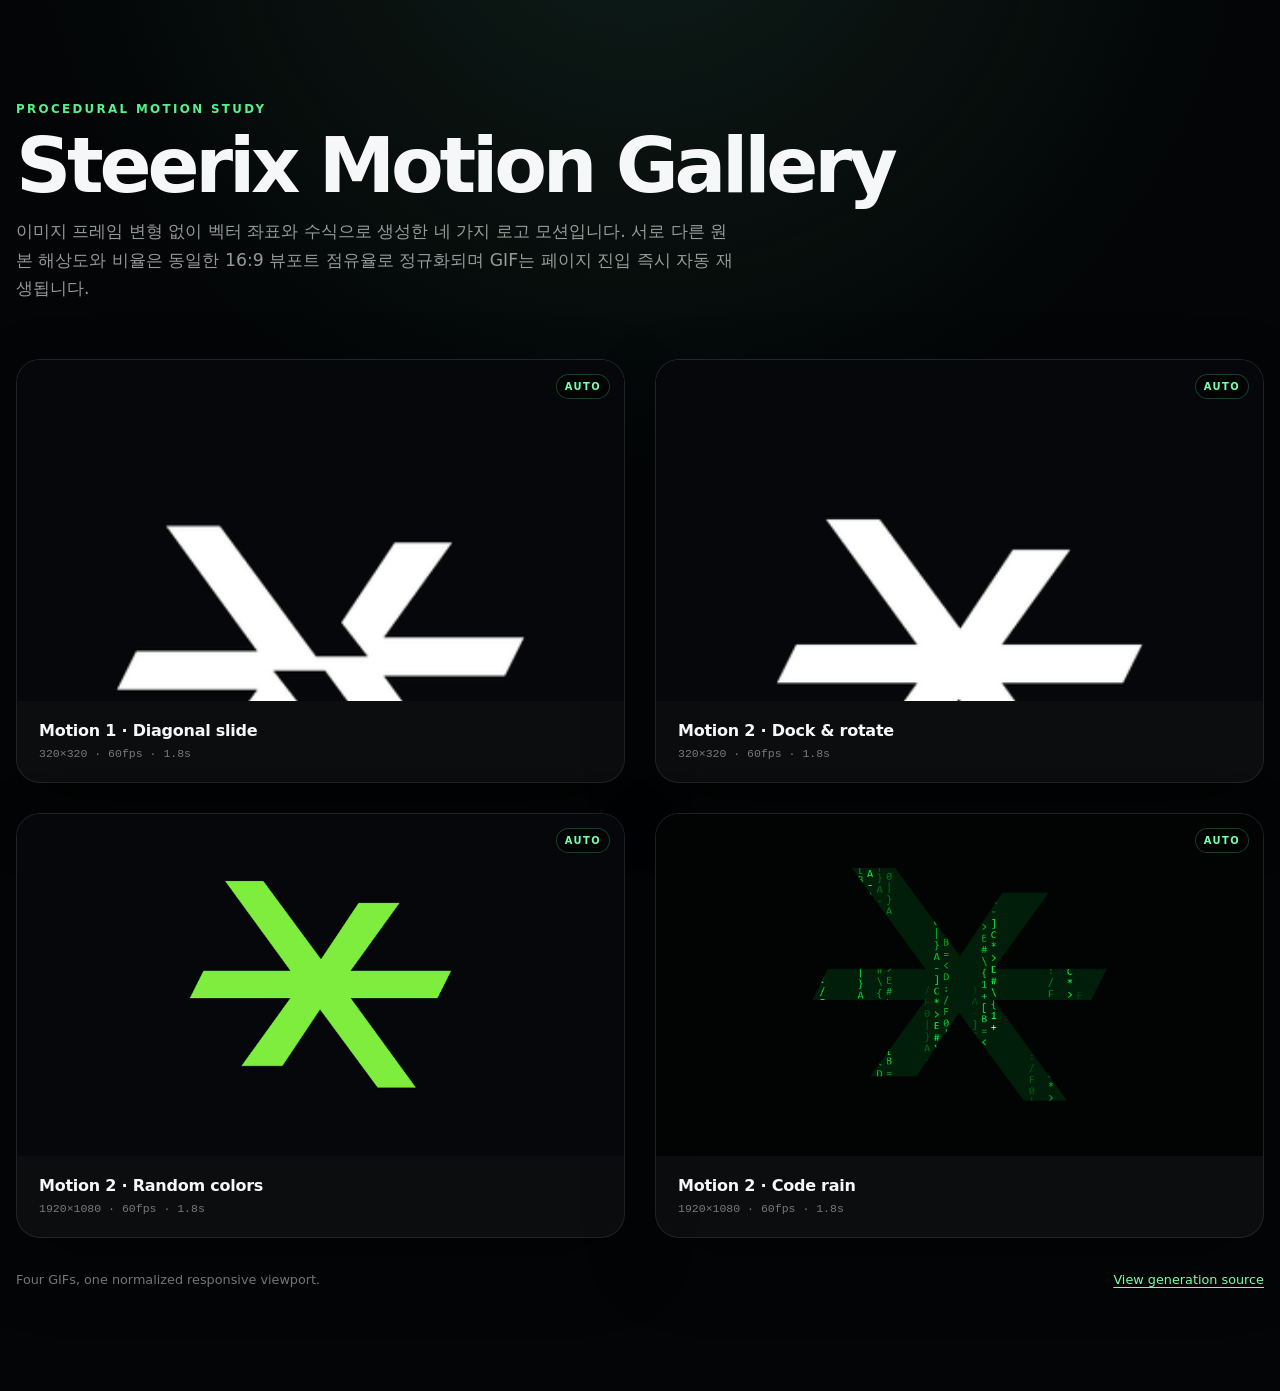
<file: index.html>
<!doctype html>
<html lang="ko">
  <head>
    <meta charset="UTF-8" />
    <meta name="viewport" content="width=device-width, initial-scale=1" />
    <meta
      name="description"
      content="Steerix procedural logo motion gallery — four auto-playing GIF samples and source code."
    />
    <title>Steerix Motion Gallery</title>
    <style>
      :root {
        color-scheme: dark;
        font-family: Inter, Pretendard, system-ui, -apple-system, BlinkMacSystemFont,
          "Segoe UI", sans-serif;
        background: #030506;
        color: #f5f7f8;
      }

      * {
        box-sizing: border-box;
      }

      body {
        min-width: 320px;
        min-height: 100svh;
        margin: 0;
        background:
          radial-gradient(circle at 50% -10%, rgb(43 87 68 / 0.3), transparent 38rem),
          #030506;
      }

      main {
        width: min(1480px, calc(100% - 32px));
        margin: 0 auto;
        padding: clamp(48px, 8vw, 112px) 0;
      }

      header {
        display: grid;
        gap: 14px;
        margin-bottom: clamp(28px, 5vw, 56px);
      }

      .eyebrow {
        margin: 0;
        color: #55f18d;
        font-size: 0.74rem;
        font-weight: 760;
        letter-spacing: 0.2em;
        text-transform: uppercase;
      }

      h1 {
        margin: 0;
        font-size: clamp(2rem, 6vw, 5.4rem);
        line-height: 0.95;
        letter-spacing: -0.055em;
      }

      header p:last-child {
        max-width: 720px;
        margin: 0;
        color: rgb(236 243 239 / 0.62);
        font-size: clamp(0.92rem, 1.4vw, 1.08rem);
        line-height: 1.65;
      }

      .gallery {
        display: grid;
        grid-template-columns: repeat(auto-fit, minmax(min(100%, 420px), 1fr));
        gap: clamp(16px, 2.4vw, 30px);
      }

      article {
        overflow: hidden;
        border: 1px solid rgb(255 255 255 / 0.09);
        border-radius: 24px;
        background: rgb(255 255 255 / 0.035);
        box-shadow: 0 28px 70px rgb(0 0 0 / 0.28);
      }

      .viewport {
        position: relative;
        width: 100%;
        aspect-ratio: 16 / 9;
        overflow: hidden;
        display: grid;
        place-items: center;
        background: #05070a;
      }

      .viewport img {
        width: 100%;
        height: 100%;
        display: block;
        object-fit: cover;
        transform: scale(var(--media-zoom, 1));
        transform-origin: center;
      }

      .viewport::after {
        content: "AUTO";
        position: absolute;
        top: 14px;
        right: 14px;
        padding: 6px 8px;
        border: 1px solid rgb(85 241 141 / 0.25);
        border-radius: 999px;
        background: rgb(0 0 0 / 0.46);
        color: #78ffa8;
        font-size: 0.62rem;
        font-weight: 800;
        letter-spacing: 0.14em;
      }

      .copy {
        display: grid;
        gap: 7px;
        padding: 20px 22px 22px;
      }

      h2 {
        margin: 0;
        font-size: 1rem;
        letter-spacing: -0.015em;
      }

      .meta {
        margin: 0;
        color: rgb(236 243 239 / 0.48);
        font-family: ui-monospace, SFMono-Regular, Consolas, monospace;
        font-size: 0.72rem;
      }

      footer {
        display: flex;
        flex-wrap: wrap;
        align-items: center;
        justify-content: space-between;
        gap: 14px;
        margin-top: 34px;
        color: rgb(236 243 239 / 0.48);
        font-size: 0.8rem;
      }

      a {
        color: #78ffa8;
        text-underline-offset: 0.2em;
      }
    </style>
  </head>
  <body>
    <main>
      <header>
        <p class="eyebrow">Procedural motion study</p>
        <h1>Steerix Motion Gallery</h1>
        <p>
          이미지 프레임 변형 없이 벡터 좌표와 수식으로 생성한 네 가지 로고 모션입니다.
          서로 다른 원본 해상도와 비율은 동일한 16:9 뷰포트 점유율로 정규화되며 GIF는
          페이지 진입 즉시 자동 재생됩니다.
        </p>
      </header>

      <section class="gallery" aria-label="Steerix animation samples">
        <article>
          <div class="viewport">
            <img
              src="assets/gifs/steerix-loader-motion-1-60fps.gif"
              alt="Steerix motion 1 diagonal sliding animation"
              decoding="async"
            />
          </div>
          <div class="copy">
            <h2>Motion 1 · Diagonal slide</h2>
            <p class="meta">320×320 · 60fps · 1.8s</p>
          </div>
        </article>

        <article>
          <div class="viewport">
            <img
              src="assets/gifs/steerix-loader-motion-2-60fps.gif"
              alt="Steerix motion 2 docking and rotation animation"
              decoding="async"
            />
          </div>
          <div class="copy">
            <h2>Motion 2 · Dock &amp; rotate</h2>
            <p class="meta">320×320 · 60fps · 1.8s</p>
          </div>
        </article>

        <article style="--media-zoom: 2.15">
          <div class="viewport">
            <img
              src="assets/gifs/steerix-loader-motion-2-fullhd-random-60fps.gif"
              alt="Steerix motion 2 with a random color on every frame"
              decoding="async"
            />
          </div>
          <div class="copy">
            <h2>Motion 2 · Random colors</h2>
            <p class="meta">1920×1080 · 60fps · 1.8s</p>
          </div>
        </article>

        <article style="--media-zoom: 2.15">
          <div class="viewport">
            <img
              src="assets/gifs/steerix-loader-motion-2-fullhd-code-rain-60fps.gif"
              alt="Steerix motion 2 with procedural vertical code rain"
              decoding="async"
            />
          </div>
          <div class="copy">
            <h2>Motion 2 · Code rain</h2>
            <p class="meta">1920×1080 · 60fps · 1.8s</p>
          </div>
        </article>
      </section>

      <footer>
        <span>Four GIFs, one normalized responsive viewport.</span>
        <a href="https://github.com/STEERIX-home/steerix-motion-gallery/tree/main/src"
          >View generation source</a
        >
      </footer>
    </main>
  </body>
</html>
</file>
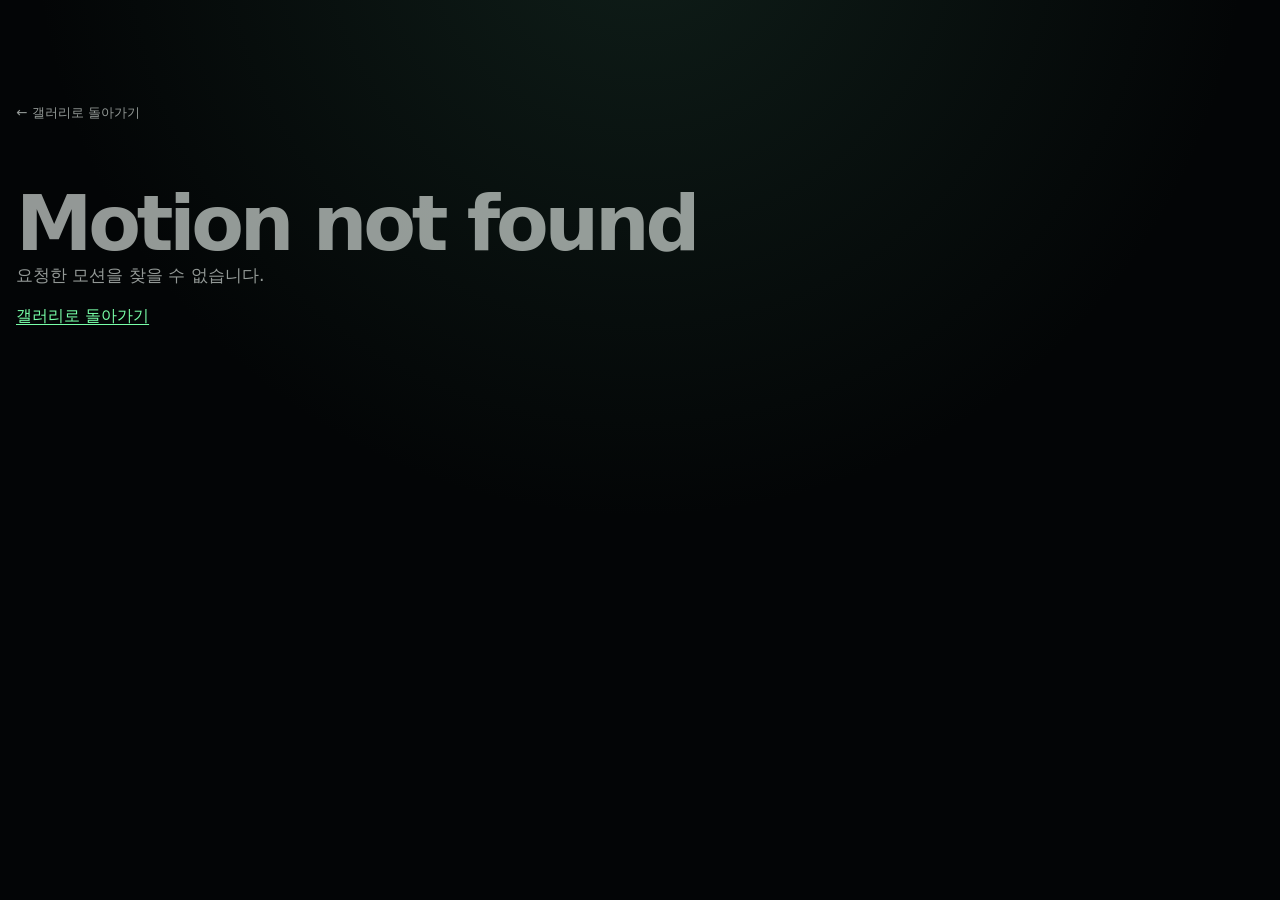
<file: motion.html>
<!doctype html>
<html lang="ko">
  <head>
    <meta charset="UTF-8" />
    <meta name="viewport" content="width=device-width, initial-scale=1" />
    <meta name="description" content="Steerix motion detail — preview and customize live logo animations." />
    <title>Motion · Steerix Motion Gallery</title>
    <link rel="stylesheet" href="./src/gallery.css?v=4" />
  </head>
  <body>
    <main>
      <a class="back-link" href="./">← 갤러리로 돌아가기</a>

      <div data-detail-root>
        <header>
          <p class="eyebrow">Motion detail</p>
          <h1 data-detail-title>Loading…</h1>
          <p class="meta" data-detail-meta></p>
        </header>

        <div class="detail-layout">
          <div class="detail-preview" data-detail-preview aria-live="polite"></div>
          <aside class="detail-panel" data-detail-panel aria-label="Motion controls"></aside>
        </div>
      </div>
    </main>

    <script>
      if (location.protocol === "file:") {
        document.addEventListener("DOMContentLoaded", function () {
          document.body.innerHTML =
            '<main style="max-width:640px;margin:0 auto;padding:48px 24px;font-family:Inter,system-ui,sans-serif;line-height:1.6;color:#f5f7f8;background:#030506;min-height:100svh">' +
            '<p style="margin:0 0 8px;color:#55f18d;font-size:12px;font-weight:700;letter-spacing:.16em;text-transform:uppercase">Local preview required</p>' +
            "<h1 style=\"margin:0 0 16px;font-size:2rem;line-height:1.1\">로컬 서버에서 열어야 합니다</h1>" +
            '<p style="margin:0 0 16px;color:rgb(236 243 239 / 0.72)">motion.html을 직접 열면 ES Module 로드가 차단됩니다.</p>' +
            '<pre style="margin:0 0 16px;padding:16px;border-radius:16px;background:rgb(255 255 255 / 0.05);overflow:auto">cd steerix-motion-gallery\n./start.sh</pre>' +
            '<p style="margin:0;color:rgb(236 243 239 / 0.72)">실행 후 <a href="http://localhost:8765/" style="color:#78ffa8">http://localhost:8765/</a> 를 여세요.</p>' +
            "</main>";
          document.title = "Local server required · Steerix Motion Gallery";
        });
      }
    </script>
    <script type="module">
      import { initMotionDetail } from "./src/motion-detail.js?v=4";
      initMotionDetail();
    </script>
  </body>
</html>
</file>
<file: src/gallery.css>
:root {
  color-scheme: dark;
  font-family: Inter, Pretendard, system-ui, -apple-system, BlinkMacSystemFont,
    "Segoe UI", sans-serif;
  background: #030506;
  color: #f5f7f8;
}

* {
  box-sizing: border-box;
}

body {
  min-width: 320px;
  min-height: 100svh;
  margin: 0;
  background:
    radial-gradient(circle at 50% -10%, rgb(43 87 68 / 0.3), transparent 38rem),
    #030506;
}

main {
  width: min(1480px, calc(100% - 32px));
  margin: 0 auto;
  padding: clamp(48px, 8vw, 112px) 0;
}

.eyebrow {
  margin: 0;
  color: #55f18d;
  font-size: 0.74rem;
  font-weight: 760;
  letter-spacing: 0.2em;
  text-transform: uppercase;
}

h1 {
  margin: 0;
  font-size: clamp(2rem, 6vw, 5.4rem);
  line-height: 0.95;
  letter-spacing: -0.055em;
}

header {
  display: grid;
  gap: 14px;
  margin-bottom: clamp(28px, 5vw, 56px);
}

header p:last-child,
.lede {
  max-width: 720px;
  margin: 0;
  color: rgb(236 243 239 / 0.62);
  font-size: clamp(0.92rem, 1.4vw, 1.08rem);
  line-height: 1.65;
}

.back-link {
  display: inline-flex;
  align-items: center;
  gap: 8px;
  width: fit-content;
  margin-bottom: 18px;
  color: rgb(236 243 239 / 0.62);
  font-size: 0.84rem;
  text-decoration: none;
}

.back-link:hover {
  color: #78ffa8;
}

.gallery {
  display: grid;
  grid-template-columns: repeat(auto-fit, minmax(min(100%, 420px), 1fr));
  gap: clamp(16px, 2.4vw, 30px);
}

.card-link {
  display: block;
  color: inherit;
  text-decoration: none;
}

article {
  overflow: hidden;
  border: 1px solid rgb(255 255 255 / 0.09);
  border-radius: 24px;
  background: rgb(255 255 255 / 0.035);
  box-shadow: 0 28px 70px rgb(0 0 0 / 0.28);
  transition:
    border-color 160ms ease,
    box-shadow 160ms ease,
    transform 160ms ease;
}

.card-link:hover article,
.card-link:focus-visible article {
  border-color: rgb(85 241 141 / 0.35);
  box-shadow:
    0 28px 70px rgb(0 0 0 / 0.28),
    0 0 0 1px rgb(85 241 141 / 0.1);
  transform: translateY(-2px);
}

.card-link:focus-visible {
  outline: none;
}

.card-link:focus-visible article {
  outline: 2px solid #55f18d;
  outline-offset: 2px;
}

.viewport {
  position: relative;
  width: 100%;
  aspect-ratio: 16 / 9;
  overflow: hidden;
  display: flex;
  align-items: center;
  justify-content: center;
  background: #05070a;
}

.viewport img {
  width: 100%;
  height: 100%;
  display: block;
  object-fit: cover;
  transform: scale(var(--media-zoom, 1));
  transform-origin: center;
}

.steerix-loader-host {
  display: block;
  flex-shrink: 0;
}

.viewport .steerix-loader-host {
  width: clamp(120px, 34vw, 220px);
  height: clamp(120px, 34vw, 220px);
}

.detail-preview .steerix-loader-host {
  width: clamp(160px, 42vw, 320px);
  height: clamp(160px, 42vw, 320px);
}

.steerix-loader {
  position: relative;
  z-index: 1;
  display: block;
  width: 100%;
  height: 100%;
  overflow: visible;
  --steerix-color: #ffffff;
  --steerix-duration: 1.8s;
}

.steerix-loader .steerix-loader__stage {
  position: relative;
  width: 100%;
  height: 100%;
}

.steerix-loader .steerix-loader__assembly,
.steerix-loader .steerix-loader__piece {
  position: absolute;
  inset: 0;
  will-change: transform;
  animation-duration: var(--steerix-duration);
  animation-iteration-count: infinite;
}

.steerix-loader .steerix-loader__assembly {
  transform-origin: 50% 50%;
  animation-name: steerix-motion-2-turn;
  animation-timing-function: cubic-bezier(0.65, 0, 0.35, 1);
}

.steerix-loader .steerix-loader__piece--left {
  animation-name: steerix-motion-2-left;
  animation-timing-function: cubic-bezier(0.4, 0, 0.2, 1);
}

.steerix-loader .steerix-loader__piece--right {
  animation-name: steerix-motion-2-right;
  animation-timing-function: cubic-bezier(0.4, 0, 0.2, 1);
}

.steerix-loader[data-motion="1"] .steerix-loader__assembly {
  animation-name: none;
}

.steerix-loader[data-motion="1"] .steerix-loader__piece--left {
  animation-name: steerix-motion-1-left;
}

.steerix-loader[data-motion="1"] .steerix-loader__piece--right {
  animation-name: steerix-motion-1-right;
}

.steerix-loader svg {
  display: block;
  width: 100%;
  height: 100%;
  overflow: visible;
}

.steerix-loader path {
  fill: var(--steerix-color);
}

@keyframes steerix-motion-1-left {
  0%,
  100% {
    transform: translate(0, 0);
  }

  50% {
    transform: translate(1.875%, 2.5%);
  }
}

@keyframes steerix-motion-1-right {
  0%,
  100% {
    transform: translate(0, 0);
  }

  50% {
    transform: translate(-1.875%, -2.5%);
  }
}

@keyframes steerix-motion-2-left {
  0%,
  100% {
    transform: translateX(0);
  }

  26%,
  72% {
    transform: translateX(4.375%);
  }
}

@keyframes steerix-motion-2-right {
  0%,
  100% {
    transform: translateX(0);
  }

  26%,
  72% {
    transform: translateX(-4.375%);
  }
}

@keyframes steerix-motion-2-turn {
  0%,
  26% {
    transform: rotate(0deg);
  }

  72%,
  100% {
    transform: rotate(360deg);
  }
}

@media (prefers-reduced-motion: reduce) {
  .steerix-loader .steerix-loader__assembly,
  .steerix-loader .steerix-loader__piece {
    animation: none !important;
    transform: none !important;
  }
}

.viewport::after,
.detail-preview::after {
  content: "AUTO";
  position: absolute;
  top: 14px;
  right: 14px;
  padding: 6px 8px;
  border: 1px solid rgb(85 241 141 / 0.25);
  border-radius: 999px;
  background: rgb(0 0 0 / 0.46);
  color: #78ffa8;
  font-size: 0.62rem;
  font-weight: 800;
  letter-spacing: 0.14em;
  pointer-events: none;
}

.card-link[data-editable="true"] .viewport::before {
  content: "VIEW DETAIL";
  position: absolute;
  left: 14px;
  bottom: 14px;
  padding: 6px 8px;
  border: 1px solid rgb(255 255 255 / 0.12);
  border-radius: 999px;
  background: rgb(0 0 0 / 0.46);
  color: rgb(236 243 239 / 0.72);
  font-size: 0.58rem;
  font-weight: 700;
  letter-spacing: 0.12em;
  pointer-events: none;
}

.copy {
  display: grid;
  gap: 7px;
  padding: 20px 22px 22px;
}

h2 {
  margin: 0;
  font-size: 1rem;
  letter-spacing: -0.015em;
}

.meta {
  margin: 0;
  color: rgb(236 243 239 / 0.48);
  font-family: ui-monospace, SFMono-Regular, Consolas, monospace;
  font-size: 0.72rem;
}

footer {
  display: flex;
  flex-wrap: wrap;
  align-items: center;
  justify-content: space-between;
  gap: 14px;
  margin-top: 34px;
  color: rgb(236 243 239 / 0.48);
  font-size: 0.8rem;
}

a {
  color: #78ffa8;
  text-underline-offset: 0.2em;
}

.detail-layout {
  display: grid;
  grid-template-columns: minmax(0, 1.4fr) minmax(280px, 0.8fr);
  gap: clamp(20px, 3vw, 36px);
  align-items: start;
}

.detail-preview {
  position: relative;
  aspect-ratio: 16 / 9;
  display: flex;
  align-items: center;
  justify-content: center;
  overflow: hidden;
  border: 1px solid rgb(255 255 255 / 0.09);
  border-radius: 24px;
  background: #05070a;
}

.detail-preview img {
  width: 100%;
  height: 100%;
  object-fit: cover;
  transform: scale(var(--media-zoom, 1));
  transform-origin: center;
}

.detail-panel {
  display: grid;
  gap: 18px;
  padding: 24px;
  border: 1px solid rgb(255 255 255 / 0.09);
  border-radius: 24px;
  background: rgb(255 255 255 / 0.035);
}

.detail-panel h2 {
  font-size: 1.2rem;
}

.panel-note {
  margin: 0;
  color: rgb(236 243 239 / 0.58);
  font-size: 0.86rem;
  line-height: 1.6;
}

.panel-note code {
  font-family: ui-monospace, SFMono-Regular, Consolas, monospace;
  font-size: 0.78rem;
  color: #78ffa8;
}

.control-row {
  display: grid;
  gap: 8px;
}

.control-row label {
  display: flex;
  align-items: center;
  justify-content: space-between;
  gap: 12px;
  color: rgb(236 243 239 / 0.72);
  font-size: 0.78rem;
  font-weight: 600;
}

.control-row output {
  color: rgb(236 243 239 / 0.48);
  font-family: ui-monospace, SFMono-Regular, Consolas, monospace;
  font-size: 0.72rem;
  font-weight: 400;
}

.control-row input[type="color"] {
  width: 100%;
  height: 38px;
  padding: 4px;
  border: 1px solid rgb(255 255 255 / 0.12);
  border-radius: 12px;
  background: rgb(255 255 255 / 0.04);
  cursor: pointer;
}

.control-row input[type="range"] {
  width: 100%;
  accent-color: #55f18d;
}

.swatches {
  display: flex;
  flex-wrap: wrap;
  gap: 8px;
}

.swatch {
  width: 28px;
  height: 28px;
  padding: 0;
  border: 1px solid rgb(255 255 255 / 0.14);
  border-radius: 999px;
  cursor: pointer;
}

.swatch[aria-pressed="true"] {
  outline: 2px solid #55f18d;
  outline-offset: 2px;
}

.not-found {
  padding: 48px 0;
  color: rgb(236 243 239 / 0.62);
}

@media (max-width: 900px) {
  .detail-layout {
    grid-template-columns: 1fr;
  }
}
</file>
